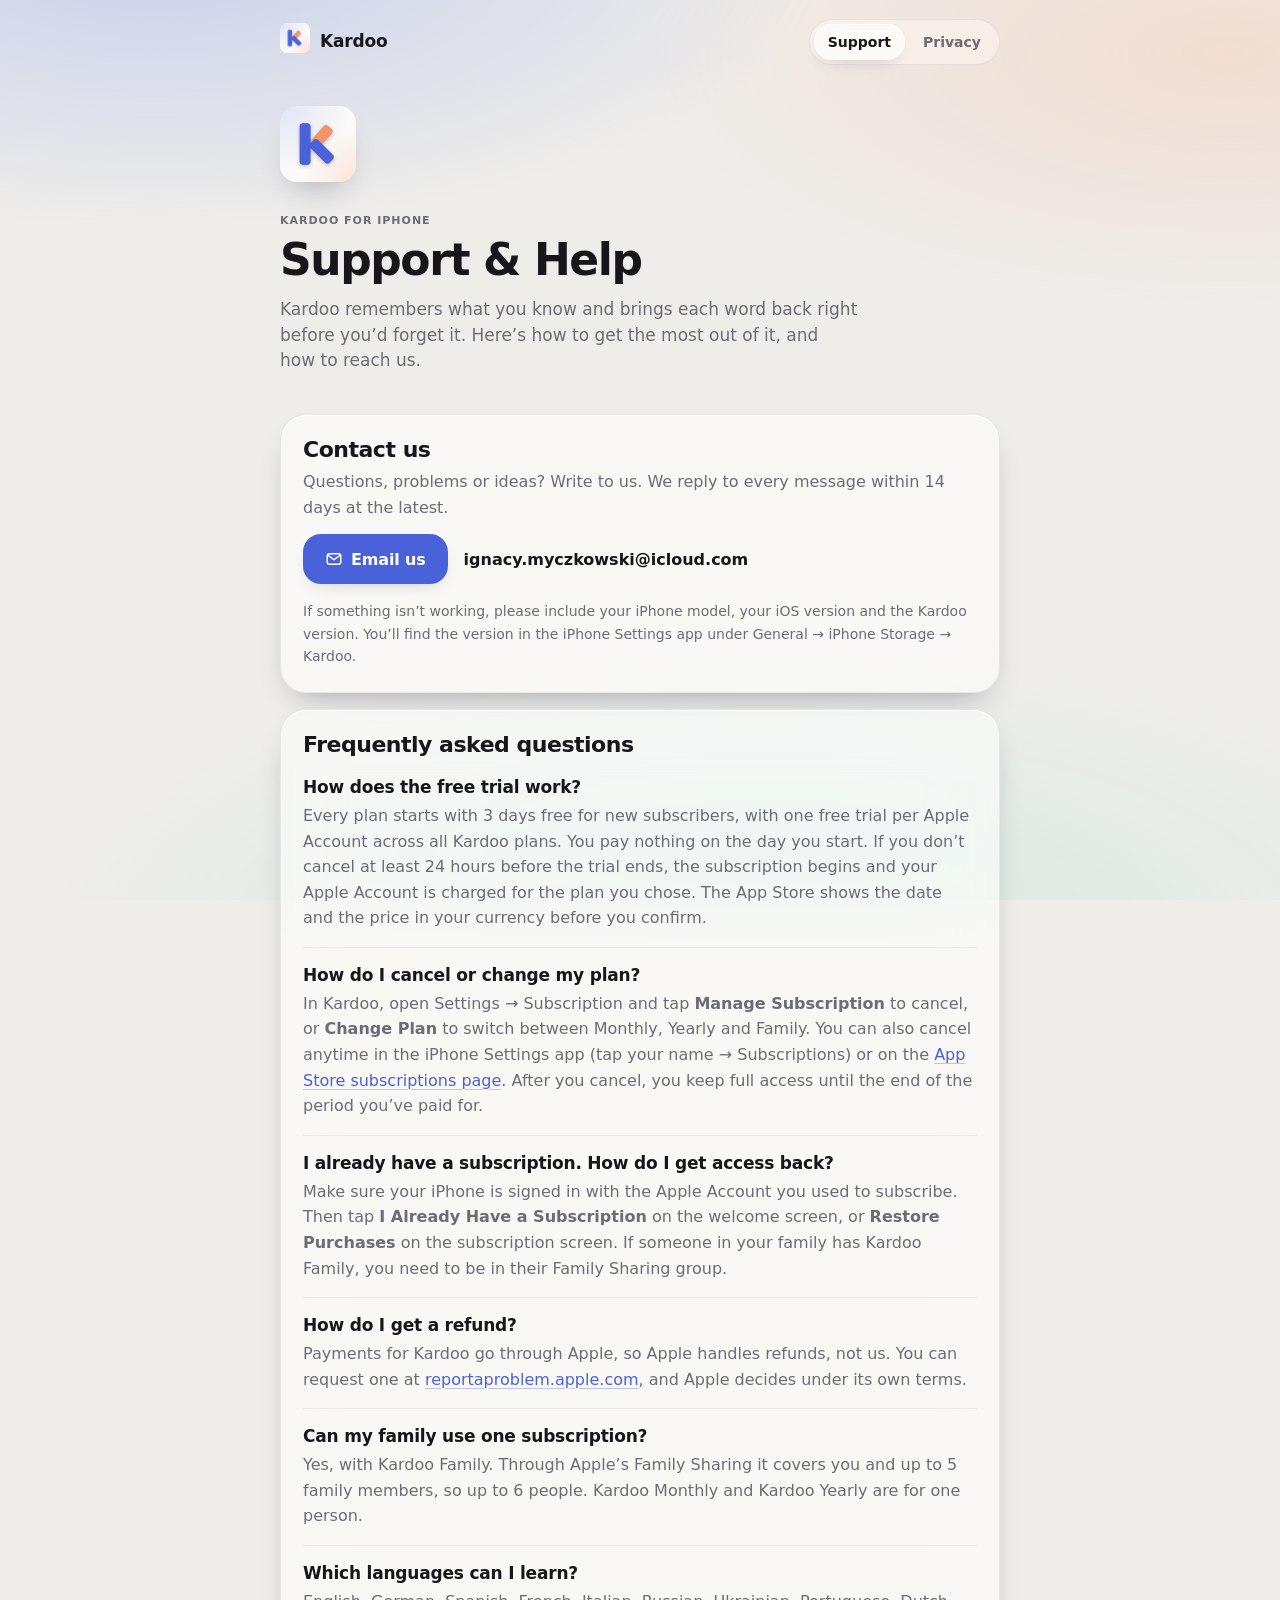
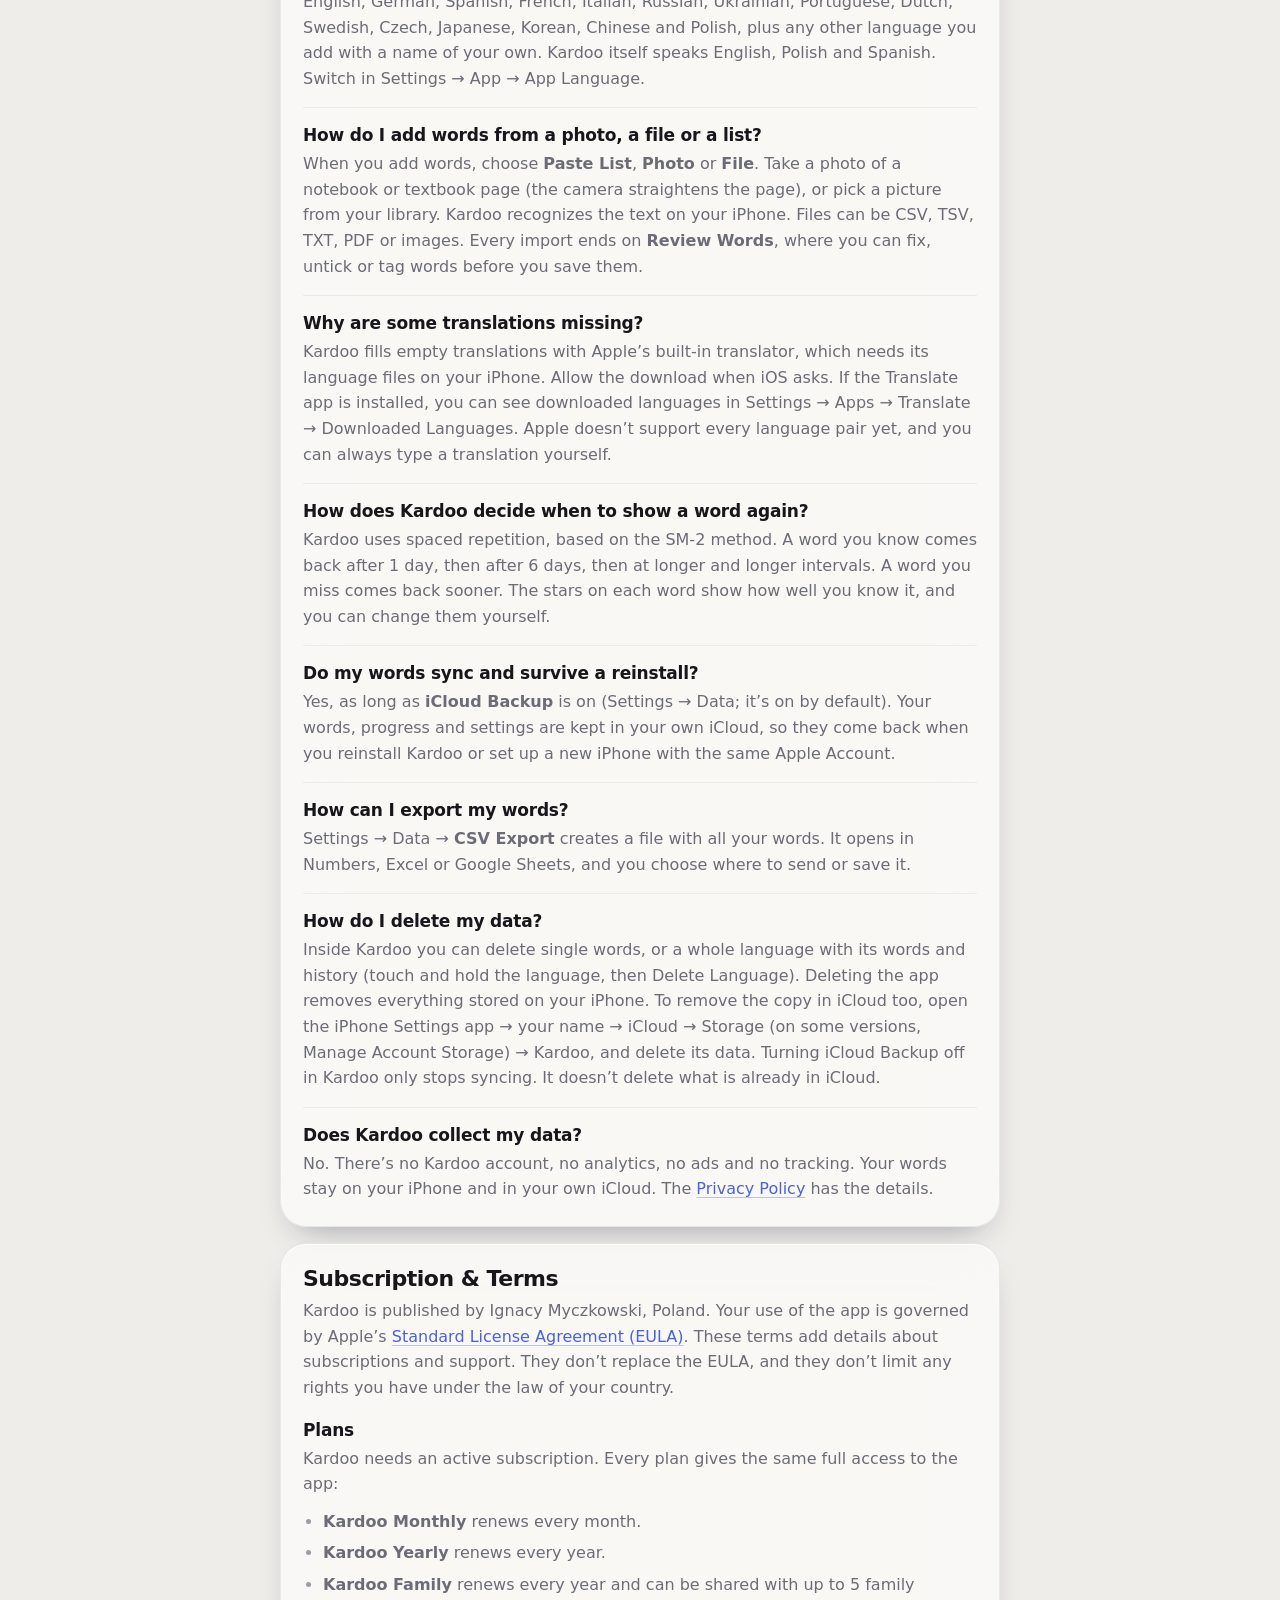
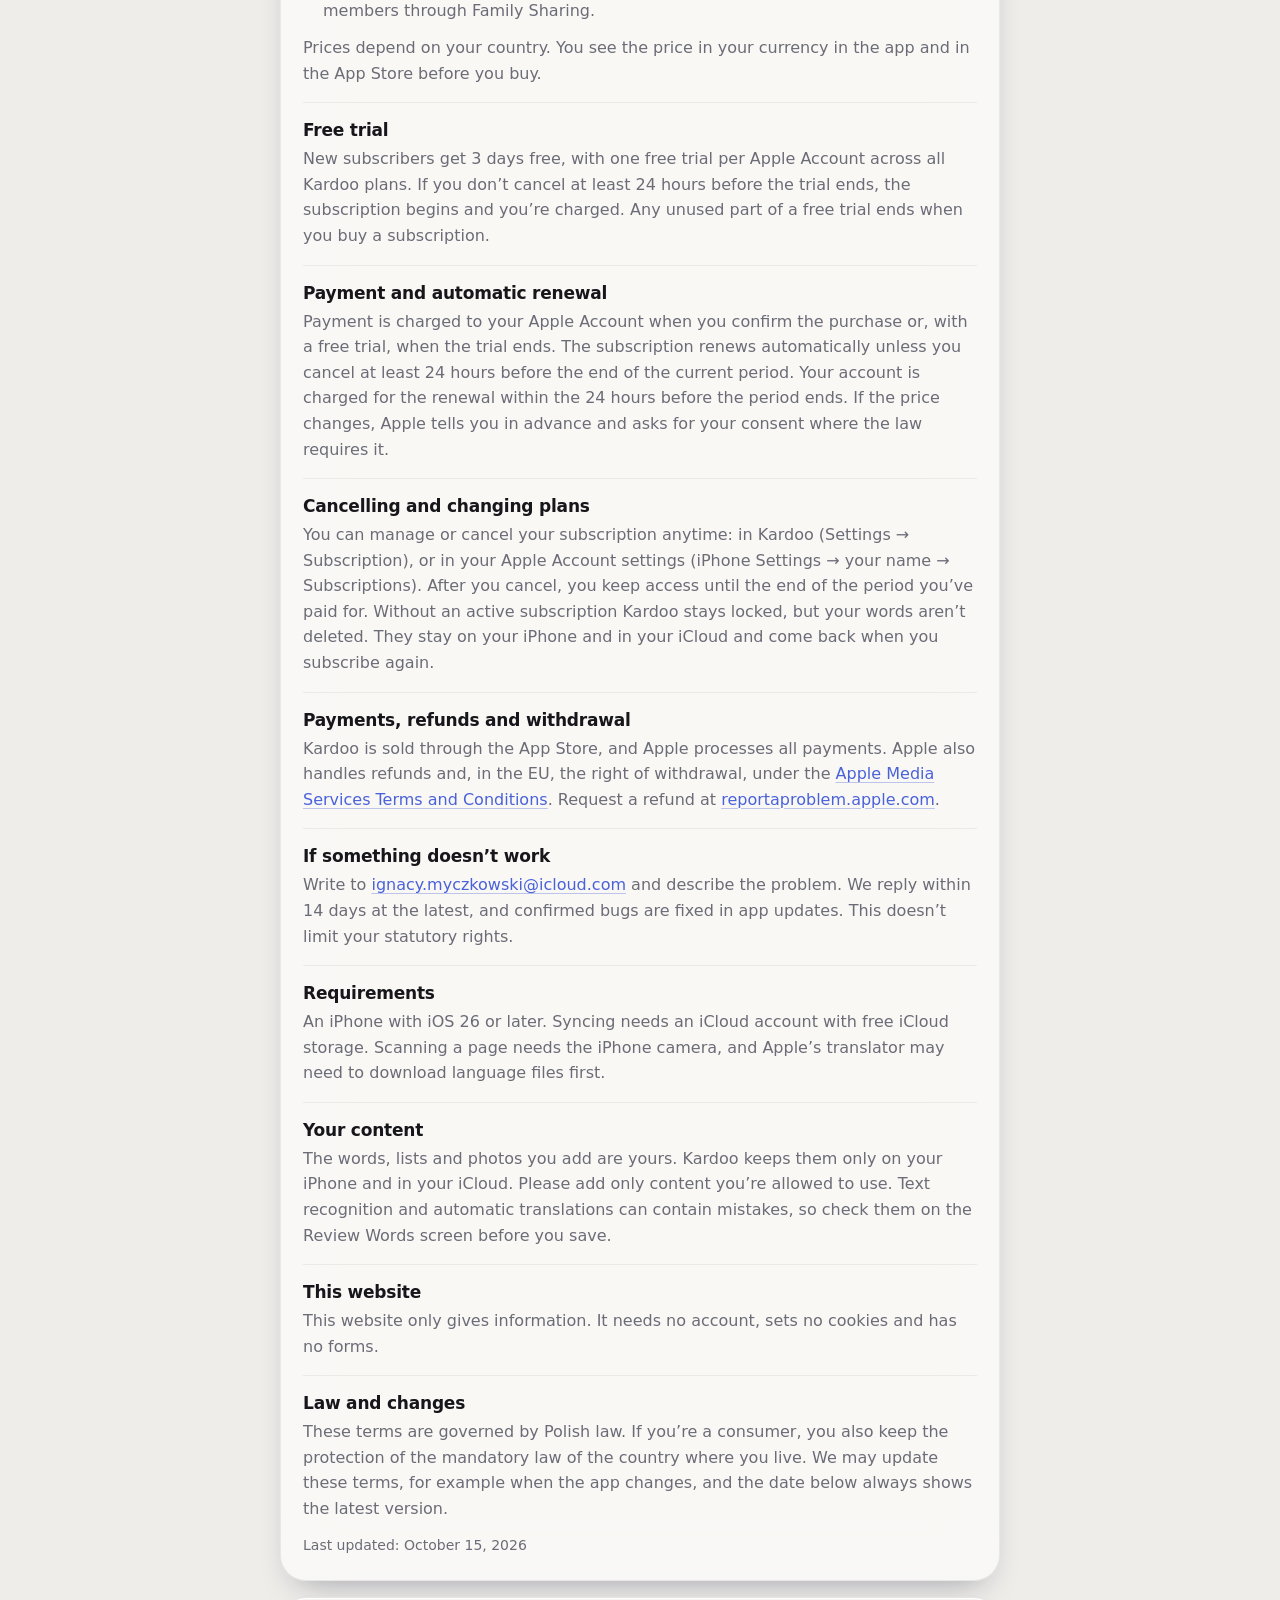
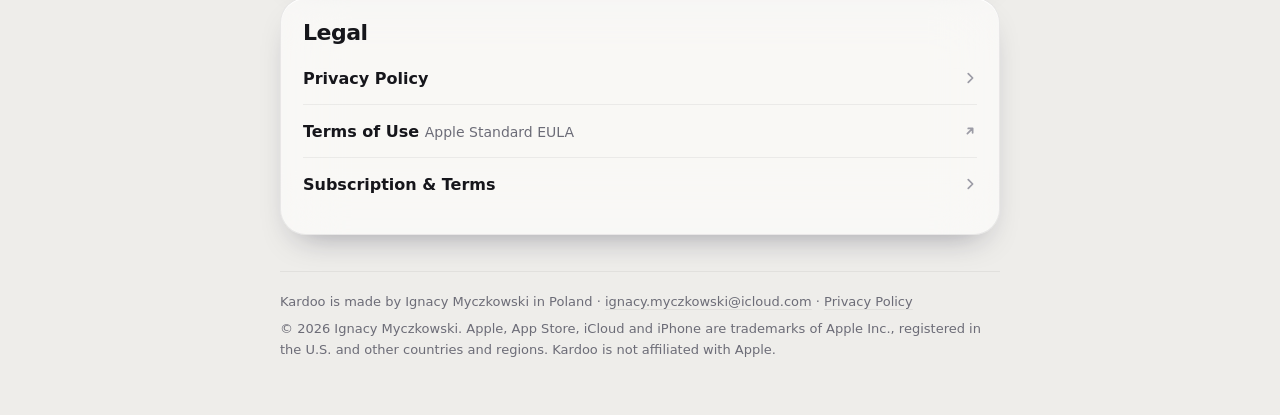
<file: index.html>
<!doctype html>
<html lang="en">
<head>
<meta charset="utf-8">
<meta name="viewport" content="width=device-width, initial-scale=1, viewport-fit=cover">
<title>Kardoo — Support</title>
<meta name="description" content="Help, contact and subscription terms for Kardoo, the vocabulary flashcards app for iPhone.">
<meta name="color-scheme" content="light dark">
<meta name="theme-color" media="(prefers-color-scheme: light)" content="#EEEDEA">
<meta name="theme-color" media="(prefers-color-scheme: dark)" content="#0A0A0D">
<link rel="canonical" href="https://ignacymm.github.io/kardoo/">
<link rel="icon" type="image/png" sizes="32x32" href="assets/favicon-32.png">
<link rel="apple-touch-icon" href="assets/apple-touch-icon.png">
<link rel="stylesheet" href="style.css">
</head>
<body>
<a class="skip" href="#main">Skip to content</a>
<div class="aurora" aria-hidden="true"></div>

<div class="wrap">
  <header class="topbar">
    <a class="brand" href="./">
      <picture>
        <source srcset="assets/icon-dark-128.png" media="(prefers-color-scheme: dark)">
        <img class="icon" src="assets/icon-128.png" width="30" height="30" alt="">
      </picture>
      Kardoo
    </a>
    <nav class="nav" aria-label="Site">
      <a href="./" aria-current="page">Support</a>
      <a href="privacy.html">Privacy</a>
    </nav>
  </header>

  <main id="main">
    <div class="hero">
      <picture>
        <source srcset="assets/icon-dark-256.png" media="(prefers-color-scheme: dark)">
        <img class="icon" src="assets/icon-256.png" width="76" height="76" alt="Kardoo app icon">
      </picture>
      <p class="eyebrow">Kardoo for iPhone</p>
      <h1>Support &amp; Help</h1>
      <p class="lede">Kardoo remembers what you know and brings each word back right before you’d forget it. Here’s how to get the most out of it, and how to reach us.</p>
    </div>

    <section class="card" id="contact" aria-labelledby="contact-title">
      <h2 id="contact-title">Contact us</h2>
      <p class="intro">Questions, problems or ideas? Write to us. We reply to every message within 14 days at the latest.</p>
      <div class="contact-row">
        <a class="button" href="mailto:ignacy.myczkowski@icloud.com?subject=Kardoo%20support">
          <svg viewBox="0 0 24 24" fill="none" stroke="currentColor" stroke-width="2" stroke-linecap="round" stroke-linejoin="round" aria-hidden="true"><rect x="3" y="5" width="18" height="14" rx="3"/><path d="m4 7 8 6 8-6"/></svg>
          Email us
        </a>
        <span class="address">ignacy.myczkowski@icloud.com</span>
      </div>
      <p class="muted small">If something isn’t working, please include your iPhone model, your iOS version and the Kardoo version. You’ll find the version in the iPhone Settings app under General → iPhone Storage → Kardoo.</p>
    </section>

    <section class="card" id="faq" aria-labelledby="faq-title">
      <h2 id="faq-title">Frequently asked questions</h2>
      <div class="rows">
        <article id="trial">
          <h3>How does the free trial work?</h3>
          <p class="muted">Every plan starts with 3 days free for new subscribers, with one free trial per Apple Account across all Kardoo plans. You pay nothing on the day you start. If you don’t cancel at least 24 hours before the trial ends, the subscription begins and your Apple Account is charged for the plan you chose. The App Store shows the date and the price in your currency before you confirm.</p>
        </article>
        <article id="cancel">
          <h3>How do I cancel or change my plan?</h3>
          <p class="muted">In Kardoo, open Settings → Subscription and tap <strong>Manage Subscription</strong> to cancel, or <strong>Change Plan</strong> to switch between Monthly, Yearly and Family. You can also cancel anytime in the iPhone Settings app (tap your name → Subscriptions) or on the <a href="https://apps.apple.com/account/subscriptions">App Store subscriptions page</a>. After you cancel, you keep full access until the end of the period you’ve paid for.</p>
        </article>
        <article id="restore">
          <h3>I already have a subscription. How do I get access back?</h3>
          <p class="muted">Make sure your iPhone is signed in with the Apple Account you used to subscribe. Then tap <strong>I Already Have a Subscription</strong> on the welcome screen, or <strong>Restore Purchases</strong> on the subscription screen. If someone in your family has Kardoo Family, you need to be in their Family Sharing group.</p>
        </article>
        <article id="refunds">
          <h3>How do I get a refund?</h3>
          <p class="muted">Payments for Kardoo go through Apple, so Apple handles refunds, not us. You can request one at <a href="https://reportaproblem.apple.com">reportaproblem.apple.com</a>, and Apple decides under its own terms.</p>
        </article>
        <article id="family">
          <h3>Can my family use one subscription?</h3>
          <p class="muted">Yes, with Kardoo Family. Through Apple’s Family Sharing it covers you and up to 5 family members, so up to 6 people. Kardoo Monthly and Kardoo Yearly are for one person.</p>
        </article>
        <article id="languages">
          <h3>Which languages can I learn?</h3>
          <p class="muted">English, German, Spanish, French, Italian, Russian, Ukrainian, Portuguese, Dutch, Swedish, Czech, Japanese, Korean, Chinese and Polish, plus any other language you add with a name of your own. Kardoo itself speaks English, Polish and Spanish. Switch in Settings → App → App Language.</p>
        </article>
        <article id="import">
          <h3>How do I add words from a photo, a file or a list?</h3>
          <p class="muted">When you add words, choose <strong>Paste List</strong>, <strong>Photo</strong> or <strong>File</strong>. Take a photo of a notebook or textbook page (the camera straightens the page), or pick a picture from your library. Kardoo recognizes the text on your iPhone. Files can be CSV, TSV, TXT, PDF or images. Every import ends on <strong>Review Words</strong>, where you can fix, untick or tag words before you save them.</p>
        </article>
        <article id="translations">
          <h3>Why are some translations missing?</h3>
          <p class="muted">Kardoo fills empty translations with Apple’s built-in translator, which needs its language files on your iPhone. Allow the download when iOS asks. If the Translate app is installed, you can see downloaded languages in Settings → Apps → Translate → Downloaded Languages. Apple doesn’t support every language pair yet, and you can always type a translation yourself.</p>
        </article>
        <article id="reviews">
          <h3>How does Kardoo decide when to show a word again?</h3>
          <p class="muted">Kardoo uses spaced repetition, based on the SM-2 method. A word you know comes back after 1 day, then after 6 days, then at longer and longer intervals. A word you miss comes back sooner. The stars on each word show how well you know it, and you can change them yourself.</p>
        </article>
        <article id="sync">
          <h3>Do my words sync and survive a reinstall?</h3>
          <p class="muted">Yes, as long as <strong>iCloud Backup</strong> is on (Settings → Data; it’s on by default). Your words, progress and settings are kept in your own iCloud, so they come back when you reinstall Kardoo or set up a new iPhone with the same Apple Account.</p>
        </article>
        <article id="export">
          <h3>How can I export my words?</h3>
          <p class="muted">Settings → Data → <strong>CSV Export</strong> creates a file with all your words. It opens in Numbers, Excel or Google Sheets, and you choose where to send or save it.</p>
        </article>
        <article id="delete">
          <h3>How do I delete my data?</h3>
          <p class="muted">Inside Kardoo you can delete single words, or a whole language with its words and history (touch and hold the language, then Delete Language). Deleting the app removes everything stored on your iPhone. To remove the copy in iCloud too, open the iPhone Settings app → your name → iCloud → Storage (on some versions, Manage Account Storage) → Kardoo, and delete its data. Turning iCloud Backup off in Kardoo only stops syncing. It doesn’t delete what is already in iCloud.</p>
        </article>
        <article id="privacy">
          <h3>Does Kardoo collect my data?</h3>
          <p class="muted">No. There’s no Kardoo account, no analytics, no ads and no tracking. Your words stay on your iPhone and in your own iCloud. The <a href="privacy.html">Privacy Policy</a> has the details.</p>
        </article>
      </div>
    </section>

    <section class="card" id="terms" aria-labelledby="terms-title">
      <h2 id="terms-title">Subscription &amp; Terms</h2>
      <p class="intro">Kardoo is published by Ignacy Myczkowski, Poland. Your use of the app is governed by Apple’s <a href="https://www.apple.com/legal/internet-services/itunes/dev/stdeula/">Standard License Agreement (EULA)</a>. These terms add details about subscriptions and support. They don’t replace the EULA, and they don’t limit any rights you have under the law of your country.</p>
      <div class="rows">
        <article id="plans">
          <h3>Plans</h3>
          <p class="muted">Kardoo needs an active subscription. Every plan gives the same full access to the app:</p>
          <ul class="muted">
            <li><strong>Kardoo Monthly</strong> renews every month.</li>
            <li><strong>Kardoo Yearly</strong> renews every year.</li>
            <li><strong>Kardoo Family</strong> renews every year and can be shared with up to 5 family members through Family Sharing.</li>
          </ul>
          <p class="muted">Prices depend on your country. You see the price in your currency in the app and in the App Store before you buy.</p>
        </article>
        <article id="free-trial">
          <h3>Free trial</h3>
          <p class="muted">New subscribers get 3 days free, with one free trial per Apple Account across all Kardoo plans. If you don’t cancel at least 24 hours before the trial ends, the subscription begins and you’re charged. Any unused part of a free trial ends when you buy a subscription.</p>
        </article>
        <article id="renewal">
          <h3>Payment and automatic renewal</h3>
          <p class="muted">Payment is charged to your Apple Account when you confirm the purchase or, with a free trial, when the trial ends. The subscription renews automatically unless you cancel at least 24 hours before the end of the current period. Your account is charged for the renewal within the 24 hours before the period ends. If the price changes, Apple tells you in advance and asks for your consent where the law requires it.</p>
        </article>
        <article id="cancelling">
          <h3>Cancelling and changing plans</h3>
          <p class="muted">You can manage or cancel your subscription anytime: in Kardoo (Settings → Subscription), or in your Apple Account settings (iPhone Settings → your name → Subscriptions). After you cancel, you keep access until the end of the period you’ve paid for. Without an active subscription Kardoo stays locked, but your words aren’t deleted. They stay on your iPhone and in your iCloud and come back when you subscribe again.</p>
        </article>
        <article id="payments">
          <h3>Payments, refunds and withdrawal</h3>
          <p class="muted">Kardoo is sold through the App Store, and Apple processes all payments. Apple also handles refunds and, in the EU, the right of withdrawal, under the <a href="https://www.apple.com/legal/internet-services/itunes/">Apple Media Services Terms and Conditions</a>. Request a refund at <a href="https://reportaproblem.apple.com">reportaproblem.apple.com</a>.</p>
        </article>
        <article id="support">
          <h3>If something doesn’t work</h3>
          <p class="muted">Write to <a href="mailto:ignacy.myczkowski@icloud.com">ignacy.myczkowski@icloud.com</a> and describe the problem. We reply within 14 days at the latest, and confirmed bugs are fixed in app updates. This doesn’t limit your statutory rights.</p>
        </article>
        <article id="requirements">
          <h3>Requirements</h3>
          <p class="muted">An iPhone with iOS 26 or later. Syncing needs an iCloud account with free iCloud storage. Scanning a page needs the iPhone camera, and Apple’s translator may need to download language files first.</p>
        </article>
        <article id="content">
          <h3>Your content</h3>
          <p class="muted">The words, lists and photos you add are yours. Kardoo keeps them only on your iPhone and in your iCloud. Please add only content you’re allowed to use. Text recognition and automatic translations can contain mistakes, so check them on the Review Words screen before you save.</p>
        </article>
        <article id="website">
          <h3>This website</h3>
          <p class="muted">This website only gives information. It needs no account, sets no cookies and has no forms.</p>
        </article>
        <article id="law">
          <h3>Law and changes</h3>
          <p class="muted">These terms are governed by Polish law. If you’re a consumer, you also keep the protection of the mandatory law of the country where you live. We may update these terms, for example when the app changes, and the date below always shows the latest version.</p>
          <p class="muted small">Last updated: <time datetime="2026-10-15">October 15, 2026</time></p>
        </article>
      </div>
    </section>

    <section class="card" id="legal" aria-labelledby="legal-title">
      <h2 id="legal-title">Legal</h2>
      <ul class="link-list">
        <li>
          <a href="privacy.html">
            <span>Privacy Policy</span>
            <svg viewBox="0 0 16 16" fill="none" stroke="currentColor" stroke-width="2" stroke-linecap="round" stroke-linejoin="round" aria-hidden="true"><path d="m6 3 5 5-5 5"/></svg>
          </a>
        </li>
        <li>
          <a href="https://www.apple.com/legal/internet-services/itunes/dev/stdeula/">
            <span>Terms of Use <span class="meta">Apple Standard EULA</span></span>
            <svg viewBox="0 0 16 16" fill="none" stroke="currentColor" stroke-width="2" stroke-linecap="round" stroke-linejoin="round" aria-hidden="true"><path d="M5 11 11 5M6 5h5v5"/></svg>
          </a>
        </li>
        <li>
          <a href="#terms">
            <span>Subscription &amp; Terms</span>
            <svg viewBox="0 0 16 16" fill="none" stroke="currentColor" stroke-width="2" stroke-linecap="round" stroke-linejoin="round" aria-hidden="true"><path d="m6 3 5 5-5 5"/></svg>
          </a>
        </li>
      </ul>
    </section>
  </main>

  <footer class="footer">
    <p>Kardoo is made by Ignacy Myczkowski in Poland · <a href="mailto:ignacy.myczkowski@icloud.com">ignacy.myczkowski@icloud.com</a> · <a href="privacy.html">Privacy Policy</a></p>
    <p>© 2026 Ignacy Myczkowski. Apple, App Store, iCloud and iPhone are trademarks of Apple Inc., registered in the U.S. and other countries and regions. Kardoo is not affiliated with Apple.</p>
  </footer>
</div>
</body>
</html>
</file>
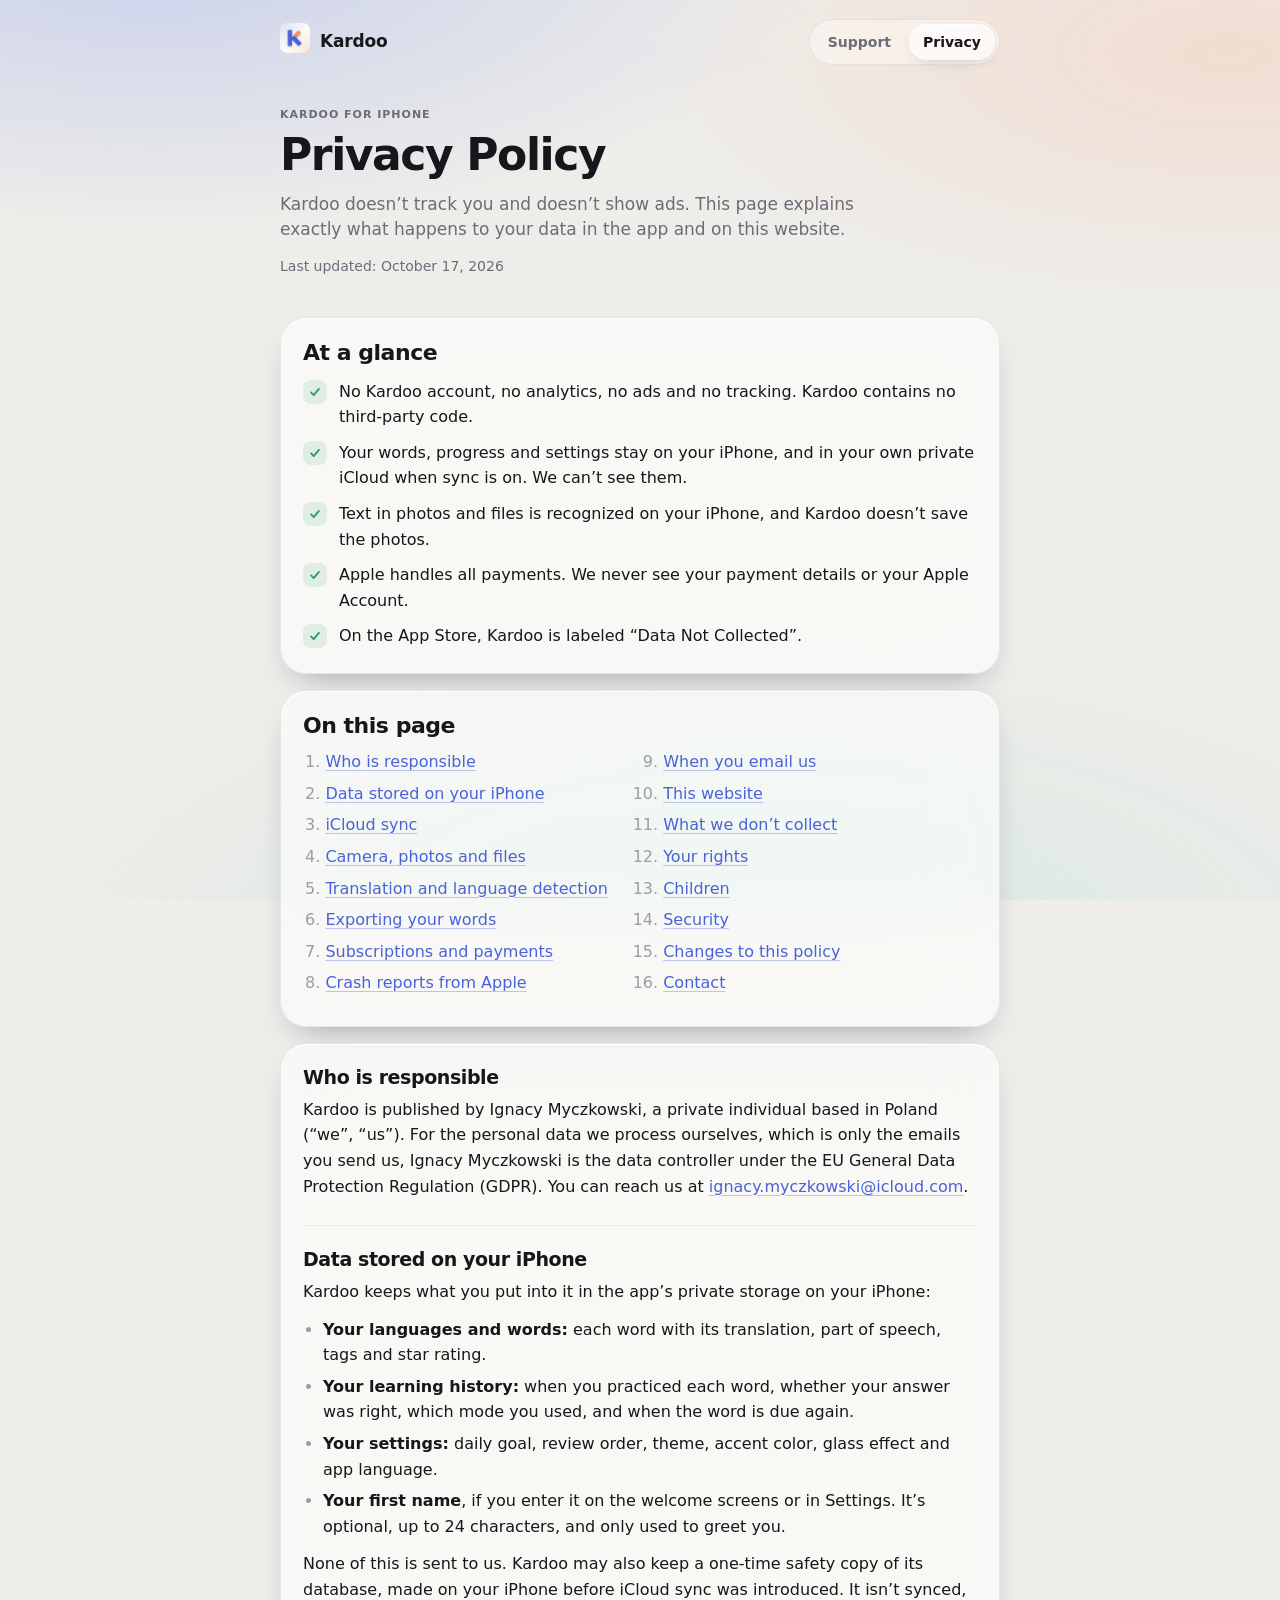
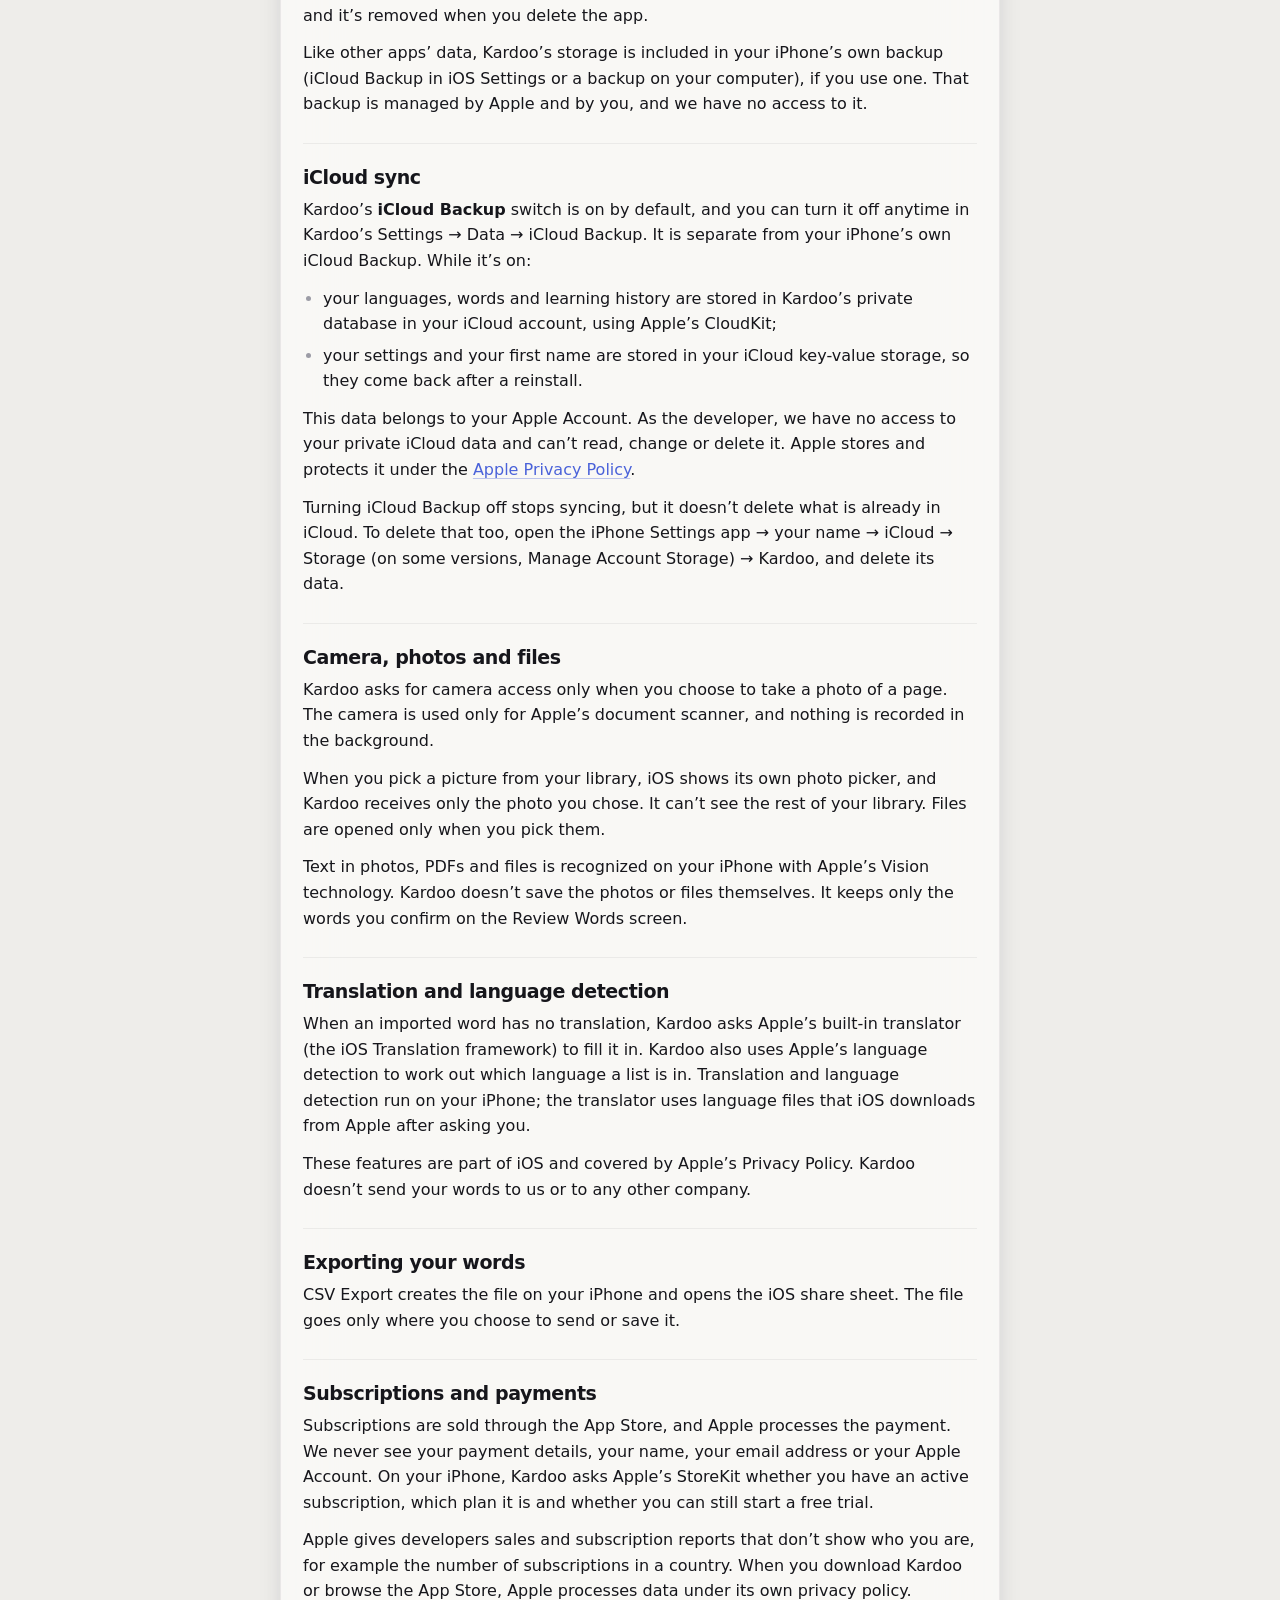
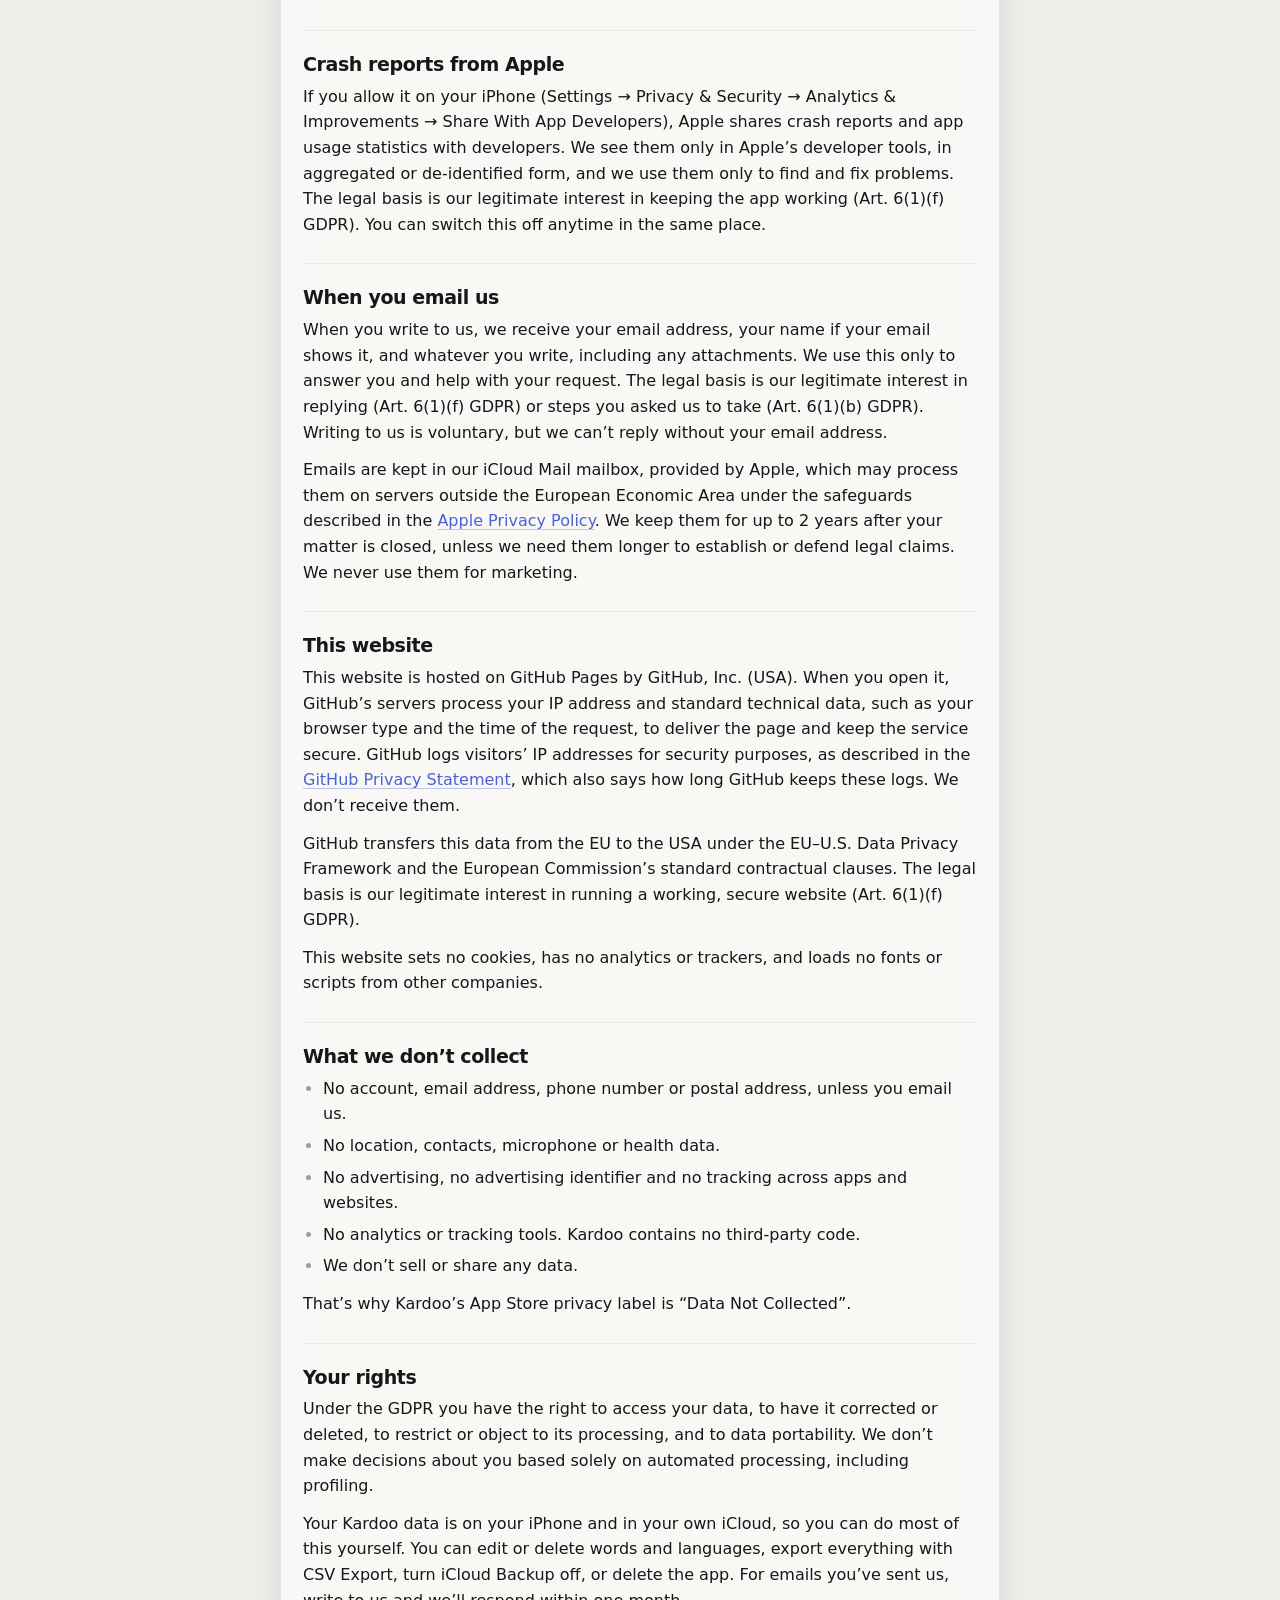
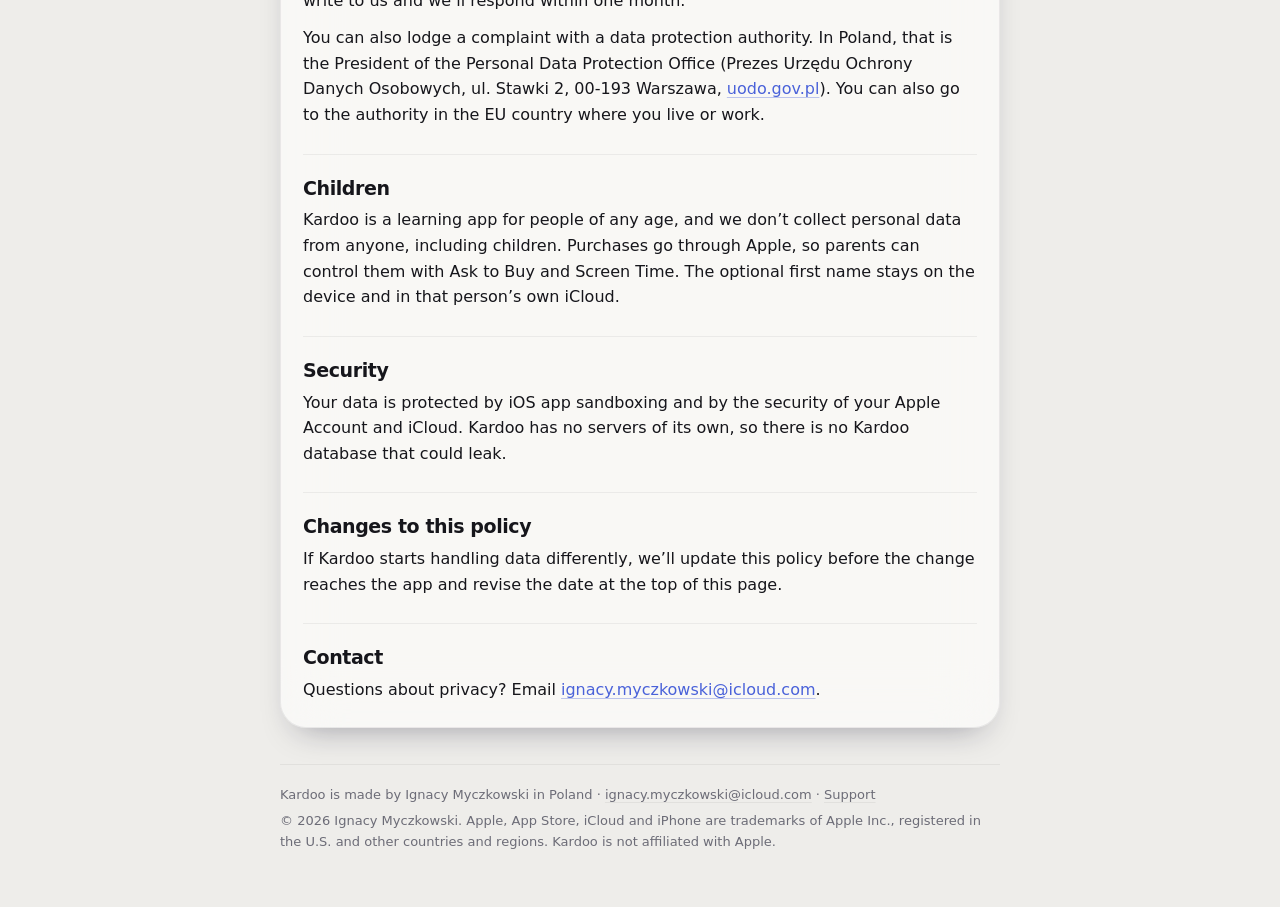
<file: privacy.html>
<!doctype html>
<html lang="en">
<head>
<meta charset="utf-8">
<meta name="viewport" content="width=device-width, initial-scale=1, viewport-fit=cover">
<title>Kardoo — Privacy Policy</title>
<meta name="description" content="Kardoo has no account, no analytics, no ads and no tracking. Your words stay on your iPhone and in your own iCloud.">
<meta name="color-scheme" content="light dark">
<meta name="theme-color" media="(prefers-color-scheme: light)" content="#EEEDEA">
<meta name="theme-color" media="(prefers-color-scheme: dark)" content="#0A0A0D">
<link rel="canonical" href="https://ignacymm.github.io/kardoo/privacy.html">
<link rel="icon" type="image/png" sizes="32x32" href="assets/favicon-32.png">
<link rel="apple-touch-icon" href="assets/apple-touch-icon.png">
<link rel="stylesheet" href="style.css">
</head>
<body>
<a class="skip" href="#main">Skip to content</a>
<div class="aurora" aria-hidden="true"></div>

<div class="wrap">
  <header class="topbar">
    <a class="brand" href="./">
      <picture>
        <source srcset="assets/icon-dark-128.png" media="(prefers-color-scheme: dark)">
        <img class="icon" src="assets/icon-128.png" width="30" height="30" alt="">
      </picture>
      Kardoo
    </a>
    <nav class="nav" aria-label="Site">
      <a href="./">Support</a>
      <a href="privacy.html" aria-current="page">Privacy</a>
    </nav>
  </header>

  <main id="main">
    <div class="hero">
      <p class="eyebrow">Kardoo for iPhone</p>
      <h1>Privacy Policy</h1>
      <p class="lede">Kardoo doesn’t track you and doesn’t show ads. This page explains exactly what happens to your data in the app and on this website.</p>
      <p class="updated">Last updated: <time datetime="2026-10-17">October 17, 2026</time></p>
    </div>

    <section class="card" aria-labelledby="glance-title">
      <h2 id="glance-title">At a glance</h2>
      <ul class="glance">
        <li><span class="tick" aria-hidden="true"><svg viewBox="0 0 16 16" fill="none" stroke="currentColor" stroke-width="2.2" stroke-linecap="round" stroke-linejoin="round"><path d="m3.5 8.5 3 3 6-7"/></svg></span><span>No Kardoo account, no analytics, no ads and no tracking. Kardoo contains no third-party code.</span></li>
        <li><span class="tick" aria-hidden="true"><svg viewBox="0 0 16 16" fill="none" stroke="currentColor" stroke-width="2.2" stroke-linecap="round" stroke-linejoin="round"><path d="m3.5 8.5 3 3 6-7"/></svg></span><span>Your words, progress and settings stay on your iPhone, and in your own private iCloud when sync is on. We can’t see them.</span></li>
        <li><span class="tick" aria-hidden="true"><svg viewBox="0 0 16 16" fill="none" stroke="currentColor" stroke-width="2.2" stroke-linecap="round" stroke-linejoin="round"><path d="m3.5 8.5 3 3 6-7"/></svg></span><span>Text in photos and files is recognized on your iPhone, and Kardoo doesn’t save the photos.</span></li>
        <li><span class="tick" aria-hidden="true"><svg viewBox="0 0 16 16" fill="none" stroke="currentColor" stroke-width="2.2" stroke-linecap="round" stroke-linejoin="round"><path d="m3.5 8.5 3 3 6-7"/></svg></span><span>Apple handles all payments. We never see your payment details or your Apple Account.</span></li>
        <li><span class="tick" aria-hidden="true"><svg viewBox="0 0 16 16" fill="none" stroke="currentColor" stroke-width="2.2" stroke-linecap="round" stroke-linejoin="round"><path d="m3.5 8.5 3 3 6-7"/></svg></span><span>On the App Store, Kardoo is labeled “Data Not Collected”.</span></li>
      </ul>
    </section>

    <nav class="card" aria-labelledby="toc-title">
      <h2 id="toc-title">On this page</h2>
      <ol class="toc muted">
        <li><a href="#who">Who is responsible</a></li>
        <li><a href="#on-device">Data stored on your iPhone</a></li>
        <li><a href="#icloud">iCloud sync</a></li>
        <li><a href="#camera">Camera, photos and files</a></li>
        <li><a href="#translation">Translation and language detection</a></li>
        <li><a href="#export">Exporting your words</a></li>
        <li><a href="#purchases">Subscriptions and payments</a></li>
        <li><a href="#diagnostics">Crash reports from Apple</a></li>
        <li><a href="#email">When you email us</a></li>
        <li><a href="#website">This website</a></li>
        <li><a href="#not-collected">What we don’t collect</a></li>
        <li><a href="#rights">Your rights</a></li>
        <li><a href="#children">Children</a></li>
        <li><a href="#security">Security</a></li>
        <li><a href="#changes">Changes to this policy</a></li>
        <li><a href="#contact">Contact</a></li>
      </ol>
    </nav>

    <article class="card doc">
      <section id="who">
        <h2>Who is responsible</h2>
        <p>Kardoo is published by Ignacy Myczkowski, a private individual based in Poland (“we”, “us”). For the personal data we process ourselves, which is only the emails you send us, Ignacy Myczkowski is the data controller under the EU General Data Protection Regulation (GDPR). You can reach us at <a href="mailto:ignacy.myczkowski@icloud.com">ignacy.myczkowski@icloud.com</a>.</p>
      </section>

      <section id="on-device">
        <h2>Data stored on your iPhone</h2>
        <p>Kardoo keeps what you put into it in the app’s private storage on your iPhone:</p>
        <ul>
          <li><strong>Your languages and words:</strong> each word with its translation, part of speech, tags and star rating.</li>
          <li><strong>Your learning history:</strong> when you practiced each word, whether your answer was right, which mode you used, and when the word is due again.</li>
          <li><strong>Your settings:</strong> daily goal, review order, theme, accent color, glass effect and app language.</li>
          <li><strong>Your first name</strong>, if you enter it on the welcome screens or in Settings. It’s optional, up to 24 characters, and only used to greet you.</li>
        </ul>
        <p>None of this is sent to us. Kardoo may also keep a one-time safety copy of its database, made on your iPhone before iCloud sync was introduced. It isn’t synced, and it’s removed when you delete the app.</p>
        <p>Like other apps’ data, Kardoo’s storage is included in your iPhone’s own backup (iCloud Backup in iOS Settings or a backup on your computer), if you use one. That backup is managed by Apple and by you, and we have no access to it.</p>
      </section>

      <section id="icloud">
        <h2>iCloud sync</h2>
        <p>Kardoo’s <strong>iCloud Backup</strong> switch is on by default, and you can turn it off anytime in Kardoo’s Settings → Data → iCloud Backup. It is separate from your iPhone’s own iCloud Backup. While it’s on:</p>
        <ul>
          <li>your languages, words and learning history are stored in Kardoo’s private database in your iCloud account, using Apple’s CloudKit;</li>
          <li>your settings and your first name are stored in your iCloud key-value storage, so they come back after a reinstall.</li>
        </ul>
        <p>This data belongs to your Apple Account. As the developer, we have no access to your private iCloud data and can’t read, change or delete it. Apple stores and protects it under the <a href="https://www.apple.com/legal/privacy/">Apple Privacy Policy</a>.</p>
        <p>Turning iCloud Backup off stops syncing, but it doesn’t delete what is already in iCloud. To delete that too, open the iPhone Settings app → your name → iCloud → Storage (on some versions, Manage Account Storage) → Kardoo, and delete its data.</p>
      </section>

      <section id="camera">
        <h2>Camera, photos and files</h2>
        <p>Kardoo asks for camera access only when you choose to take a photo of a page. The camera is used only for Apple’s document scanner, and nothing is recorded in the background.</p>
        <p>When you pick a picture from your library, iOS shows its own photo picker, and Kardoo receives only the photo you chose. It can’t see the rest of your library. Files are opened only when you pick them.</p>
        <p>Text in photos, PDFs and files is recognized on your iPhone with Apple’s Vision technology. Kardoo doesn’t save the photos or files themselves. It keeps only the words you confirm on the Review Words screen.</p>
      </section>

      <section id="translation">
        <h2>Translation and language detection</h2>
        <p>When an imported word has no translation, Kardoo asks Apple’s built-in translator (the iOS Translation framework) to fill it in. Kardoo also uses Apple’s language detection to work out which language a list is in. Translation and language detection run on your iPhone; the translator uses language files that iOS downloads from Apple after asking you.</p>
        <p>These features are part of iOS and covered by Apple’s Privacy Policy. Kardoo doesn’t send your words to us or to any other company.</p>
      </section>

      <section id="export">
        <h2>Exporting your words</h2>
        <p>CSV Export creates the file on your iPhone and opens the iOS share sheet. The file goes only where you choose to send or save it.</p>
      </section>

      <section id="purchases">
        <h2>Subscriptions and payments</h2>
        <p>Subscriptions are sold through the App Store, and Apple processes the payment. We never see your payment details, your name, your email address or your Apple Account. On your iPhone, Kardoo asks Apple’s StoreKit whether you have an active subscription, which plan it is and whether you can still start a free trial.</p>
        <p>Apple gives developers sales and subscription reports that don’t show who you are, for example the number of subscriptions in a country. When you download Kardoo or browse the App Store, Apple processes data under its own privacy policy.</p>
      </section>

      <section id="diagnostics">
        <h2>Crash reports from Apple</h2>
        <p>If you allow it on your iPhone (Settings → Privacy &amp; Security → Analytics &amp; Improvements → Share With App Developers), Apple shares crash reports and app usage statistics with developers. We see them only in Apple’s developer tools, in aggregated or de-identified form, and we use them only to find and fix problems. The legal basis is our legitimate interest in keeping the app working (Art. 6(1)(f) GDPR). You can switch this off anytime in the same place.</p>
      </section>

      <section id="email">
        <h2>When you email us</h2>
        <p>When you write to us, we receive your email address, your name if your email shows it, and whatever you write, including any attachments. We use this only to answer you and help with your request. The legal basis is our legitimate interest in replying (Art. 6(1)(f) GDPR) or steps you asked us to take (Art. 6(1)(b) GDPR). Writing to us is voluntary, but we can’t reply without your email address.</p>
        <p>Emails are kept in our iCloud Mail mailbox, provided by Apple, which may process them on servers outside the European Economic Area under the safeguards described in the <a href="https://www.apple.com/legal/privacy/">Apple Privacy Policy</a>. We keep them for up to 2 years after your matter is closed, unless we need them longer to establish or defend legal claims. We never use them for marketing.</p>
      </section>

      <section id="website">
        <h2>This website</h2>
        <p>This website is hosted on GitHub Pages by GitHub, Inc. (USA). When you open it, GitHub’s servers process your IP address and standard technical data, such as your browser type and the time of the request, to deliver the page and keep the service secure. GitHub logs visitors’ IP addresses for security purposes, as described in the <a href="https://docs.github.com/en/site-policy/privacy-policies/github-general-privacy-statement">GitHub Privacy Statement</a>, which also says how long GitHub keeps these logs. We don’t receive them.</p>
        <p>GitHub transfers this data from the EU to the USA under the EU–U.S. Data Privacy Framework and the European Commission’s standard contractual clauses. The legal basis is our legitimate interest in running a working, secure website (Art. 6(1)(f) GDPR).</p>
        <p>This website sets no cookies, has no analytics or trackers, and loads no fonts or scripts from other companies.</p>
      </section>

      <section id="not-collected">
        <h2>What we don’t collect</h2>
        <ul>
          <li>No account, email address, phone number or postal address, unless you email us.</li>
          <li>No location, contacts, microphone or health data.</li>
          <li>No advertising, no advertising identifier and no tracking across apps and websites.</li>
          <li>No analytics or tracking tools. Kardoo contains no third-party code.</li>
          <li>We don’t sell or share any data.</li>
        </ul>
        <p>That’s why Kardoo’s App Store privacy label is “Data Not Collected”.</p>
      </section>

      <section id="rights">
        <h2>Your rights</h2>
        <p>Under the GDPR you have the right to access your data, to have it corrected or deleted, to restrict or object to its processing, and to data portability. We don’t make decisions about you based solely on automated processing, including profiling.</p>
        <p>Your Kardoo data is on your iPhone and in your own iCloud, so you can do most of this yourself. You can edit or delete words and languages, export everything with CSV Export, turn iCloud Backup off, or delete the app. For emails you’ve sent us, write to us and we’ll respond within one month.</p>
        <p>You can also lodge a complaint with a data protection authority. In Poland, that is the President of the Personal Data Protection Office (Prezes Urzędu Ochrony Danych Osobowych, ul. Stawki 2, 00-193 Warszawa, <a href="https://uodo.gov.pl">uodo.gov.pl</a>). You can also go to the authority in the EU country where you live or work.</p>
      </section>

      <section id="children">
        <h2>Children</h2>
        <p>Kardoo is a learning app for people of any age, and we don’t collect personal data from anyone, including children. Purchases go through Apple, so parents can control them with Ask to Buy and Screen Time. The optional first name stays on the device and in that person’s own iCloud.</p>
      </section>

      <section id="security">
        <h2>Security</h2>
        <p>Your data is protected by iOS app sandboxing and by the security of your Apple Account and iCloud. Kardoo has no servers of its own, so there is no Kardoo database that could leak.</p>
      </section>

      <section id="changes">
        <h2>Changes to this policy</h2>
        <p>If Kardoo starts handling data differently, we’ll update this policy before the change reaches the app and revise the date at the top of this page.</p>
      </section>

      <section id="contact">
        <h2>Contact</h2>
        <p>Questions about privacy? Email <a href="mailto:ignacy.myczkowski@icloud.com">ignacy.myczkowski@icloud.com</a>.</p>
      </section>
    </article>
  </main>

  <footer class="footer">
    <p>Kardoo is made by Ignacy Myczkowski in Poland · <a href="mailto:ignacy.myczkowski@icloud.com">ignacy.myczkowski@icloud.com</a> · <a href="./">Support</a></p>
    <p>© 2026 Ignacy Myczkowski. Apple, App Store, iCloud and iPhone are trademarks of Apple Inc., registered in the U.S. and other countries and regions. Kardoo is not affiliated with Apple.</p>
  </footer>
</div>
</body>
</html>
</file>
<file: style.css>
/* Kardoo — support & privacy site.
   Tokens mirror Kardoo/DesignSystem/Tokens.swift (and applyTheme() in Design/Plansza-ekranow.html).
   No web fonts, no scripts, no third-party requests. */

:root {
  color-scheme: light dark;

  --bg: #EEEDEA;
  --text: #16161B;
  --text2: #6C6C77;
  --text3: #9C9CA6;
  --glass: rgba(255, 255, 255, .60);
  --glass2: rgba(255, 255, 255, .40);
  --edge: rgba(255, 255, 255, .90);
  --stroke: rgba(20, 20, 30, .07);
  --hair: rgba(20, 20, 30, .06);
  --ba: rgba(96, 128, 240, .26);
  --bb: rgba(255, 168, 124, .22);
  --bc: rgba(120, 215, 190, .18);
  --accent: #4A62D9;
  --accent2: rgba(74, 98, 217, .10);
  --accent-line: rgba(74, 98, 217, .35);
  --on-accent: #FFFFFF;
  --good: #2E9C6B;
  --good-soft: rgba(46, 156, 107, .12);
  --shadow: 0 16px 34px -18px rgba(18, 20, 45, .42);
  --shadow2: 0 6px 18px -10px rgba(18, 20, 45, .30);

  --sf: -apple-system, BlinkMacSystemFont, "SF Pro Text", "SF Pro Display", system-ui, "Segoe UI", Roboto, "Helvetica Neue", sans-serif;
  --ease-out: cubic-bezier(.23, 1, .32, 1);

  --r-card: 26px;
  --r-button: 18px;
  --r-row: 14px;
  --gutter: 20px;
}

/* Dark: system setting, or forced with <html data-theme="dark"> for checking. */
@media (prefers-color-scheme: dark) {
  :root:not([data-theme="light"]) {
    --bg: #0A0A0D;
    --text: #F3F3F6;
    --text2: #9E9EA9;
    --text3: #6F6F79;
    --glass: rgba(255, 255, 255, .075);
    --glass2: rgba(255, 255, 255, .05);
    --edge: rgba(255, 255, 255, .16);
    --stroke: rgba(255, 255, 255, .09);
    --hair: rgba(255, 255, 255, .07);
    --ba: rgba(88, 116, 255, .22);
    --bb: rgba(255, 132, 86, .13);
    --bc: rgba(70, 200, 170, .11);
    --accent: #8FA2FF;
    --accent2: rgba(143, 162, 255, .16);
    --accent-line: rgba(143, 162, 255, .40);
    --on-accent: #0A0A0D;
    --good: #5CC79B;
    --good-soft: rgba(92, 199, 155, .14);
    --shadow: 0 16px 34px -18px rgba(0, 0, 0, .55);
    --shadow2: 0 6px 18px -10px rgba(0, 0, 0, .40);
  }
}
:root[data-theme="dark"] {
  --bg: #0A0A0D;
  --text: #F3F3F6;
  --text2: #9E9EA9;
  --text3: #6F6F79;
  --glass: rgba(255, 255, 255, .075);
  --glass2: rgba(255, 255, 255, .05);
  --edge: rgba(255, 255, 255, .16);
  --stroke: rgba(255, 255, 255, .09);
  --hair: rgba(255, 255, 255, .07);
  --ba: rgba(88, 116, 255, .22);
  --bb: rgba(255, 132, 86, .13);
  --bc: rgba(70, 200, 170, .11);
  --accent: #8FA2FF;
  --accent2: rgba(143, 162, 255, .16);
  --accent-line: rgba(143, 162, 255, .40);
  --on-accent: #0A0A0D;
  --good: #5CC79B;
  --good-soft: rgba(92, 199, 155, .14);
  --shadow: 0 16px 34px -18px rgba(0, 0, 0, .55);
  --shadow2: 0 6px 18px -10px rgba(0, 0, 0, .40);
}

*, *::before, *::after { box-sizing: border-box; }

html {
  -webkit-text-size-adjust: 100%;
  text-size-adjust: 100%;
  -webkit-tap-highlight-color: transparent;
  scroll-padding-top: 24px;
}

body {
  margin: 0;
  min-height: 100svh;
  background: var(--bg);
  color: var(--text);
  font: 400 1rem/1.6 var(--sf);
  -webkit-font-smoothing: antialiased;
  -moz-osx-font-smoothing: grayscale;
  text-rendering: optimizeLegibility;
}

/* The same three aurora blobs as KBackground, pinned to the viewport like an app screen. */
.aurora {
  position: fixed;
  inset: 0;
  z-index: -1;
  pointer-events: none;
  background:
    radial-gradient(78% 46% at 12% -6%, var(--ba), transparent 68%),
    radial-gradient(66% 40% at 96% 6%, var(--bb), transparent 70%),
    radial-gradient(80% 44% at 60% 104%, var(--bc), transparent 72%);
}

.skip {
  position: absolute;
  left: 12px;
  top: -60px;
  padding: 10px 14px;
  border-radius: 12px;
  background: var(--accent);
  color: var(--on-accent);
  font-weight: 600;
  text-decoration: none;
  z-index: 10;
}
.skip:focus { top: 12px; }

.wrap {
  width: 100%;
  max-width: 760px;
  margin: 0 auto;
  padding:
    calc(18px + env(safe-area-inset-top, 0px))
    calc(var(--gutter) + env(safe-area-inset-right, 0px))
    calc(48px + env(safe-area-inset-bottom, 0px))
    calc(var(--gutter) + env(safe-area-inset-left, 0px));
}

/* ---------- Top bar ---------- */

.topbar {
  display: flex;
  align-items: center;
  justify-content: space-between;
  gap: 12px;
  min-height: 48px;
}

.brand {
  display: inline-flex;
  align-items: center;
  gap: 10px;
  color: var(--text);
  text-decoration: none;
  font-weight: 650;
  font-size: 1.0625rem;
  letter-spacing: -.01em;
  border-radius: 12px;
}
.brand .icon { width: 30px; height: 30px; border-radius: 7px; }

.nav {
  display: flex;
  gap: 4px;
  padding: 4px;
  border-radius: 999px;
  background: var(--glass2);
  border: 1px solid var(--stroke);
  -webkit-backdrop-filter: blur(20px) saturate(180%);
  backdrop-filter: blur(20px) saturate(180%);
}
.nav a {
  display: inline-flex;
  align-items: center;
  min-height: 36px;
  padding: 0 14px;
  border-radius: 999px;
  color: var(--text2);
  text-decoration: none;
  font-size: .875rem;
  font-weight: 560;
  transition: background-color 160ms ease, color 160ms ease, transform 120ms var(--ease-out);
}
.nav a[aria-current="page"] {
  background: var(--glass);
  color: var(--text);
  box-shadow: inset 0 1px 0 var(--edge), var(--shadow2);
}

/* ---------- Hero ---------- */

.hero {
  padding: 40px 0 24px;
}
.hero .icon {
  width: 76px;
  height: 76px;
  border-radius: 17px; /* ≈ the iOS icon mask at this size */
  box-shadow: var(--shadow);
  margin-bottom: 22px;
}
.eyebrow {
  margin: 0 0 8px;
  color: var(--text2);
  font-size: .6875rem;
  font-weight: 600;
  letter-spacing: .09em;
  text-transform: uppercase;
}
h1 {
  margin: 0;
  font-size: clamp(2.125rem, 1.6rem + 2.4vw, 2.75rem);
  line-height: 1.05;
  font-weight: 700;
  letter-spacing: -.032em;
  text-wrap: balance;
}
.lede {
  margin: 14px 0 0;
  max-width: 34em;
  color: var(--text2);
  font-size: 1.0625rem;
  line-height: 1.5;
  text-wrap: pretty;
}
.updated {
  margin: 12px 0 0;
  color: var(--text2);
  font-size: .875rem;
}

/* ---------- Cards ---------- */

.card {
  position: relative;
  margin: 16px 0;
  padding: 22px 22px 24px;
  border-radius: var(--r-card);
  background: var(--glass);
  border: 1px solid var(--stroke);
  box-shadow: inset 0 1px 0 var(--edge), var(--shadow);
  -webkit-backdrop-filter: blur(30px) saturate(185%);
  backdrop-filter: blur(30px) saturate(185%);
}

h2 {
  margin: 0 0 6px;
  font-size: 1.375rem;
  line-height: 1.2;
  font-weight: 640;
  letter-spacing: -.022em;
  text-wrap: balance;
}
.card > .intro {
  margin: 0 0 6px;
  color: var(--text2);
}
h3 {
  margin: 0 0 4px;
  font-size: 1.0625rem;
  line-height: 1.35;
  font-weight: 620;
  letter-spacing: -.012em;
}

p, ul, ol { margin: 0 0 12px; }
p:last-child, ul:last-child, ol:last-child { margin-bottom: 0; }
ul, ol { padding-left: 1.25em; }
li { margin-bottom: 6px; }
li::marker { color: var(--text3); }
strong { font-weight: 620; }
.muted { color: var(--text2); }
.small { font-size: .875rem; }

/* Rows separated by hairlines, like a grouped iOS list. */
.rows > * {
  padding: 16px 0;
  border-top: 1px solid var(--hair);
}
.rows > *:first-child { border-top: 0; padding-top: 12px; }
.rows > *:last-child { padding-bottom: 0; }

/* ---------- Links & buttons ---------- */

a {
  color: var(--accent);
  text-decoration-line: underline;
  text-decoration-thickness: 1px;
  text-decoration-color: var(--accent-line);
  text-underline-offset: 3px;
  touch-action: manipulation;
  transition: text-decoration-color 160ms ease, opacity 160ms ease;
}

.button {
  display: inline-flex;
  align-items: center;
  justify-content: center;
  gap: 8px;
  min-height: 50px;
  padding: 0 22px;
  border-radius: var(--r-button);
  background: var(--accent);
  color: var(--on-accent);
  font-size: 1rem;
  font-weight: 600;
  letter-spacing: -.01em;
  text-decoration: none;
  box-shadow: var(--shadow2);
  -webkit-user-select: none;
  user-select: none;
  transition: transform 140ms var(--ease-out), opacity 160ms ease;
}
.button:active { transform: scale(.97); }
.button svg { width: 18px; height: 18px; flex: none; }

.contact-row {
  display: flex;
  flex-wrap: wrap;
  align-items: center;
  gap: 12px 16px;
  margin: 14px 0 16px;
}
.address {
  color: var(--text);
  font-weight: 560;
  overflow-wrap: anywhere;
}

/* A list of links that behave like tappable rows. */
.link-list { list-style: none; padding: 0; margin: 4px 0 0; }
.link-list li { margin: 0; border-top: 1px solid var(--hair); }
.link-list li:first-child { border-top: 0; }
.link-list a {
  display: flex;
  align-items: center;
  justify-content: space-between;
  gap: 12px;
  min-height: 52px;
  margin: 0 -10px;
  padding: 0 10px;
  border-radius: var(--r-row);
  color: var(--text);
  font-weight: 560;
  text-decoration: none;
  transition: background-color 160ms ease, transform 120ms var(--ease-out);
}
.link-list a:active { transform: scale(.985); background: var(--accent2); }
.link-list .meta { color: var(--text2); font-weight: 400; font-size: .875rem; }
.link-list svg { width: 14px; height: 14px; flex: none; color: var(--text3); }

/* "At a glance" summary on the privacy page. */
.glance { list-style: none; padding: 0; margin: 12px 0 0; display: grid; gap: 10px; }
.glance li { display: flex; gap: 12px; align-items: flex-start; margin: 0; }
.glance .tick {
  flex: none;
  display: grid;
  place-items: center;
  width: 24px;
  height: 24px;
  margin-top: 1px;
  border-radius: 8px;
  background: var(--good-soft);
  color: var(--good);
}
.glance .tick svg { width: 14px; height: 14px; }

.toc { columns: 2 220px; column-gap: 24px; padding-left: 1.4em; margin-top: 10px; }
.toc li { break-inside: avoid; }

.doc section { scroll-margin-top: 24px; }
.doc section + section { margin-top: 26px; padding-top: 22px; border-top: 1px solid var(--hair); }
.doc h2 { font-size: 1.1875rem; margin-bottom: 8px; }

/* ---------- Footer ---------- */

.footer {
  margin-top: 36px;
  padding-top: 20px;
  border-top: 1px solid var(--hair);
  color: var(--text2);
  font-size: .8125rem;
  line-height: 1.6;
}
.footer p { margin: 0 0 6px; }
.footer a { color: var(--text2); text-decoration-color: var(--hair); }

/* ---------- Focus, hover, preferences ---------- */

:focus-visible {
  outline: 2px solid var(--accent);
  outline-offset: 3px;
  border-radius: 6px;
}
.button:focus-visible, .nav a:focus-visible, .link-list a:focus-visible { border-radius: var(--r-button); }

@media (hover: hover) and (pointer: fine) {
  a:hover { text-decoration-color: currentColor; }
  .nav a:hover { color: var(--text); }
  .button:hover { opacity: .92; }
  .link-list a:hover { background: var(--accent2); }
  .brand:hover { opacity: .8; }
}

@media (prefers-reduced-motion: reduce) {
  *, *::before, *::after { transition-duration: 0ms !important; }
  .button:active, .link-list a:active { transform: none; }
}

@media (prefers-reduced-transparency: reduce) {
  :root { --glass: #FBFAF8; --glass2: #F6F5F2; }
  .card, .nav { -webkit-backdrop-filter: none; backdrop-filter: none; }
}
@media (prefers-reduced-transparency: reduce) and (prefers-color-scheme: dark) {
  :root:not([data-theme="light"]) { --glass: #17171C; --glass2: #141419; }
}

@media (prefers-contrast: more) {
  :root { --stroke: rgba(20, 20, 30, .28); --hair: rgba(20, 20, 30, .22); --text2: #4E4E58; }
  a { text-decoration-color: currentColor; }
}
@media (prefers-contrast: more) and (prefers-color-scheme: dark) {
  :root:not([data-theme="light"]) { --stroke: rgba(255, 255, 255, .28); --hair: rgba(255, 255, 255, .22); --text2: #C4C4CE; }
}

@media (max-width: 480px) {
  :root { --gutter: 16px; }
  .hero { padding-top: 28px; }
  .card { padding: 20px 18px 22px; }
  .nav a { padding: 0 12px; }
}

@media print {
  .aurora, .nav, .skip { display: none; }
  body { background: #fff; color: #000; }
  .card { box-shadow: none; border: 1px solid #ccc; background: #fff; backdrop-filter: none; }
}
</file>
